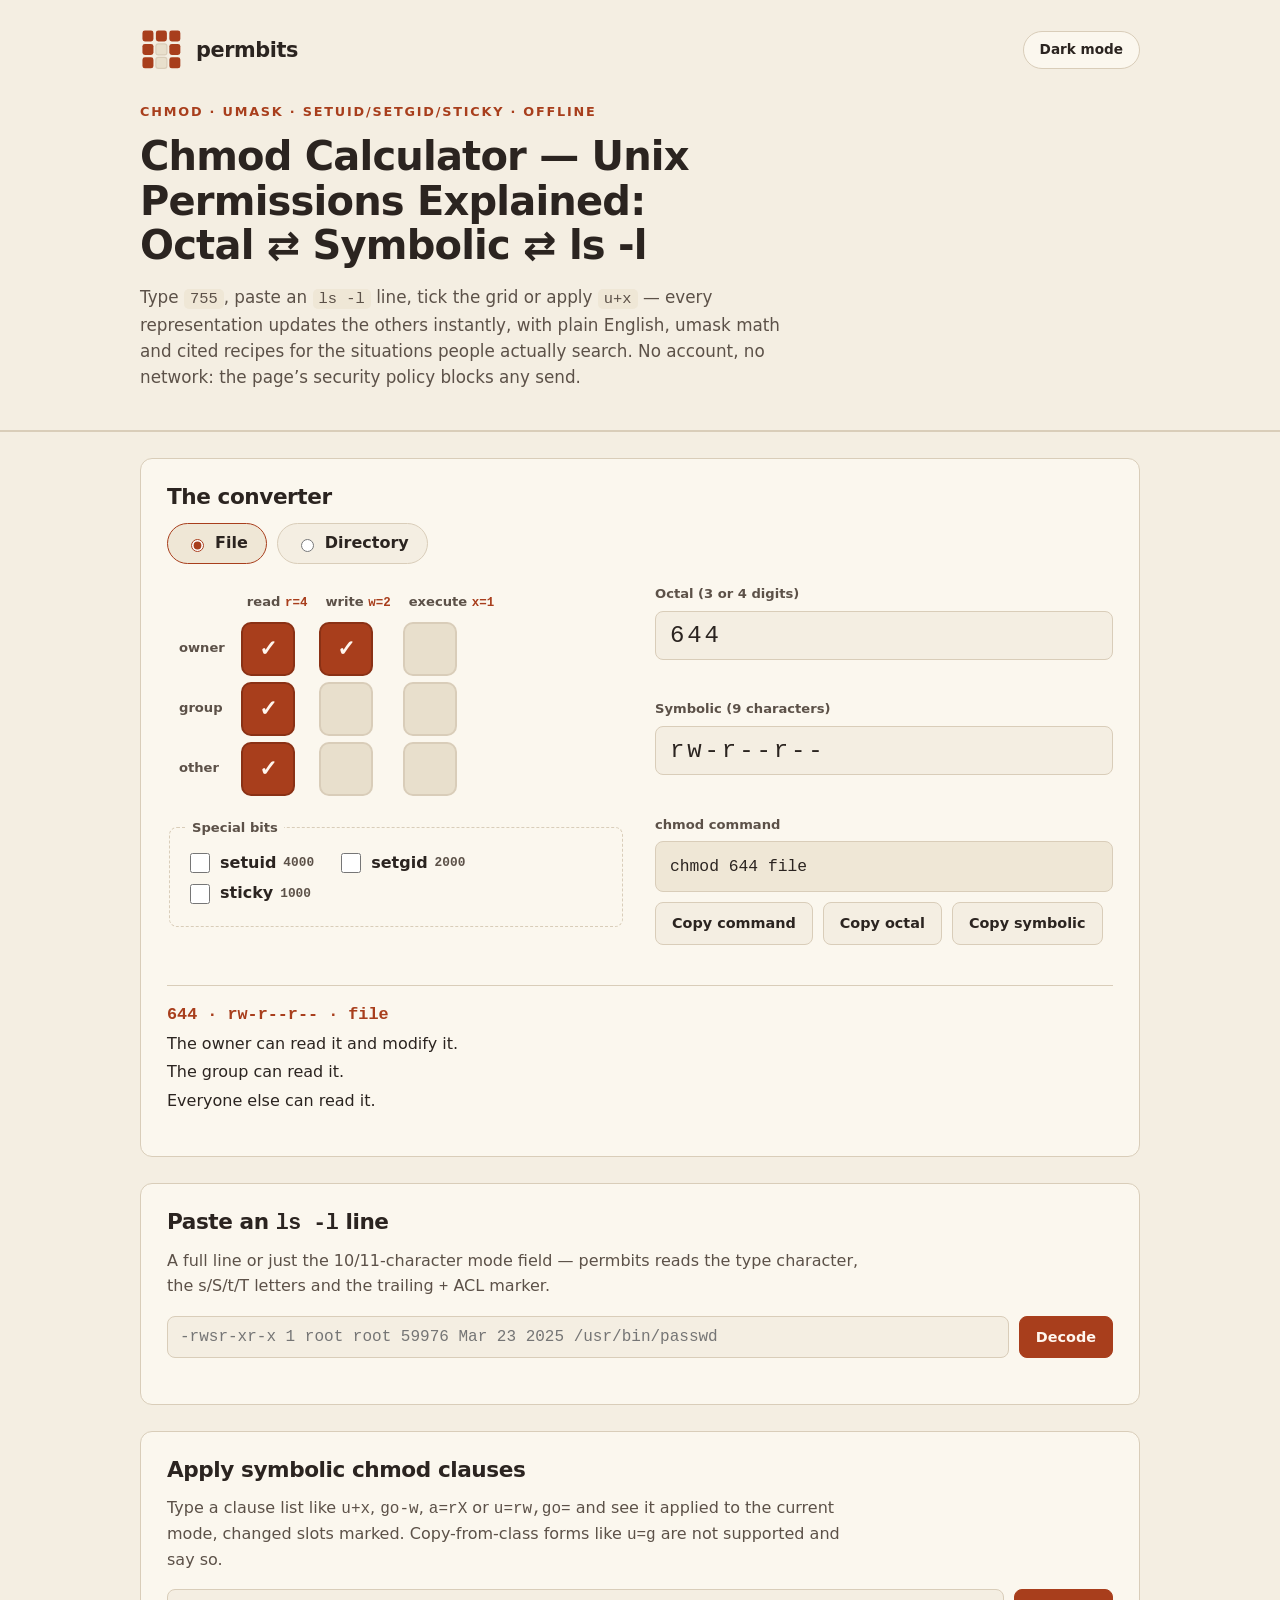
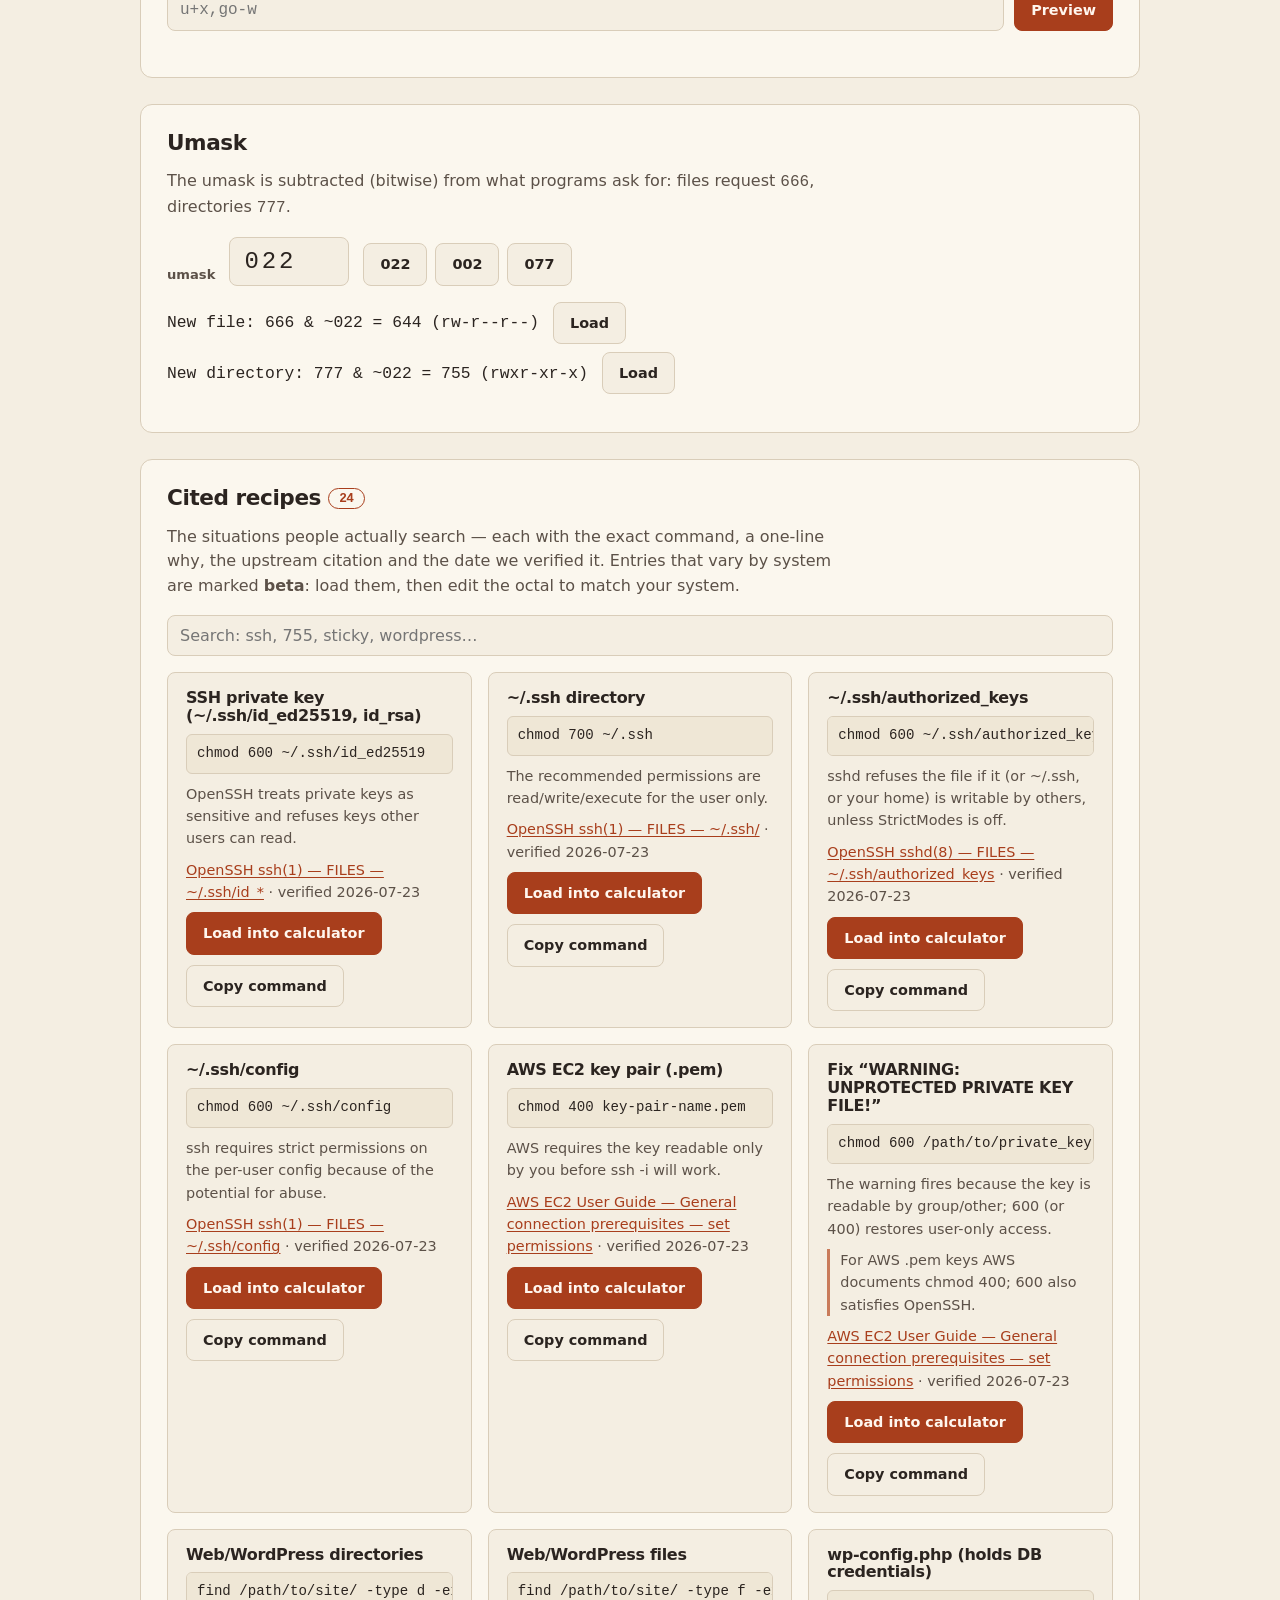
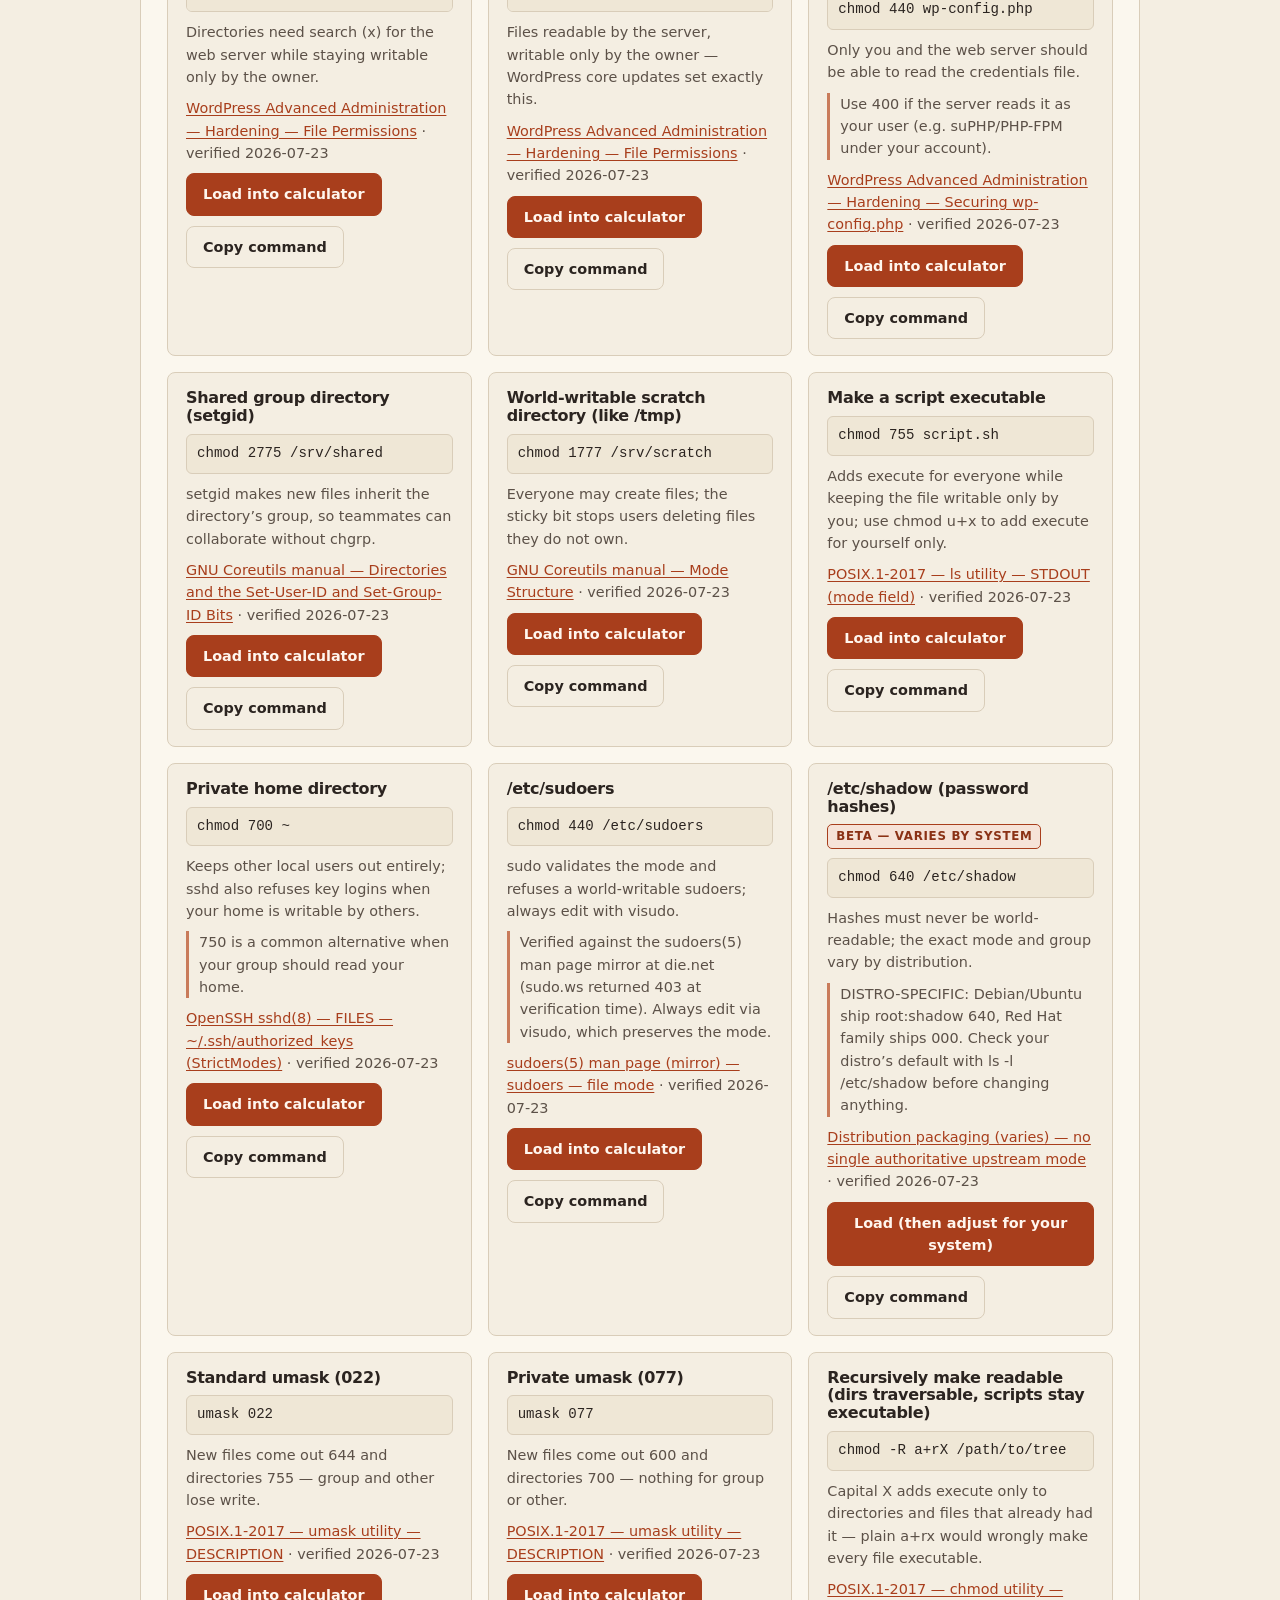
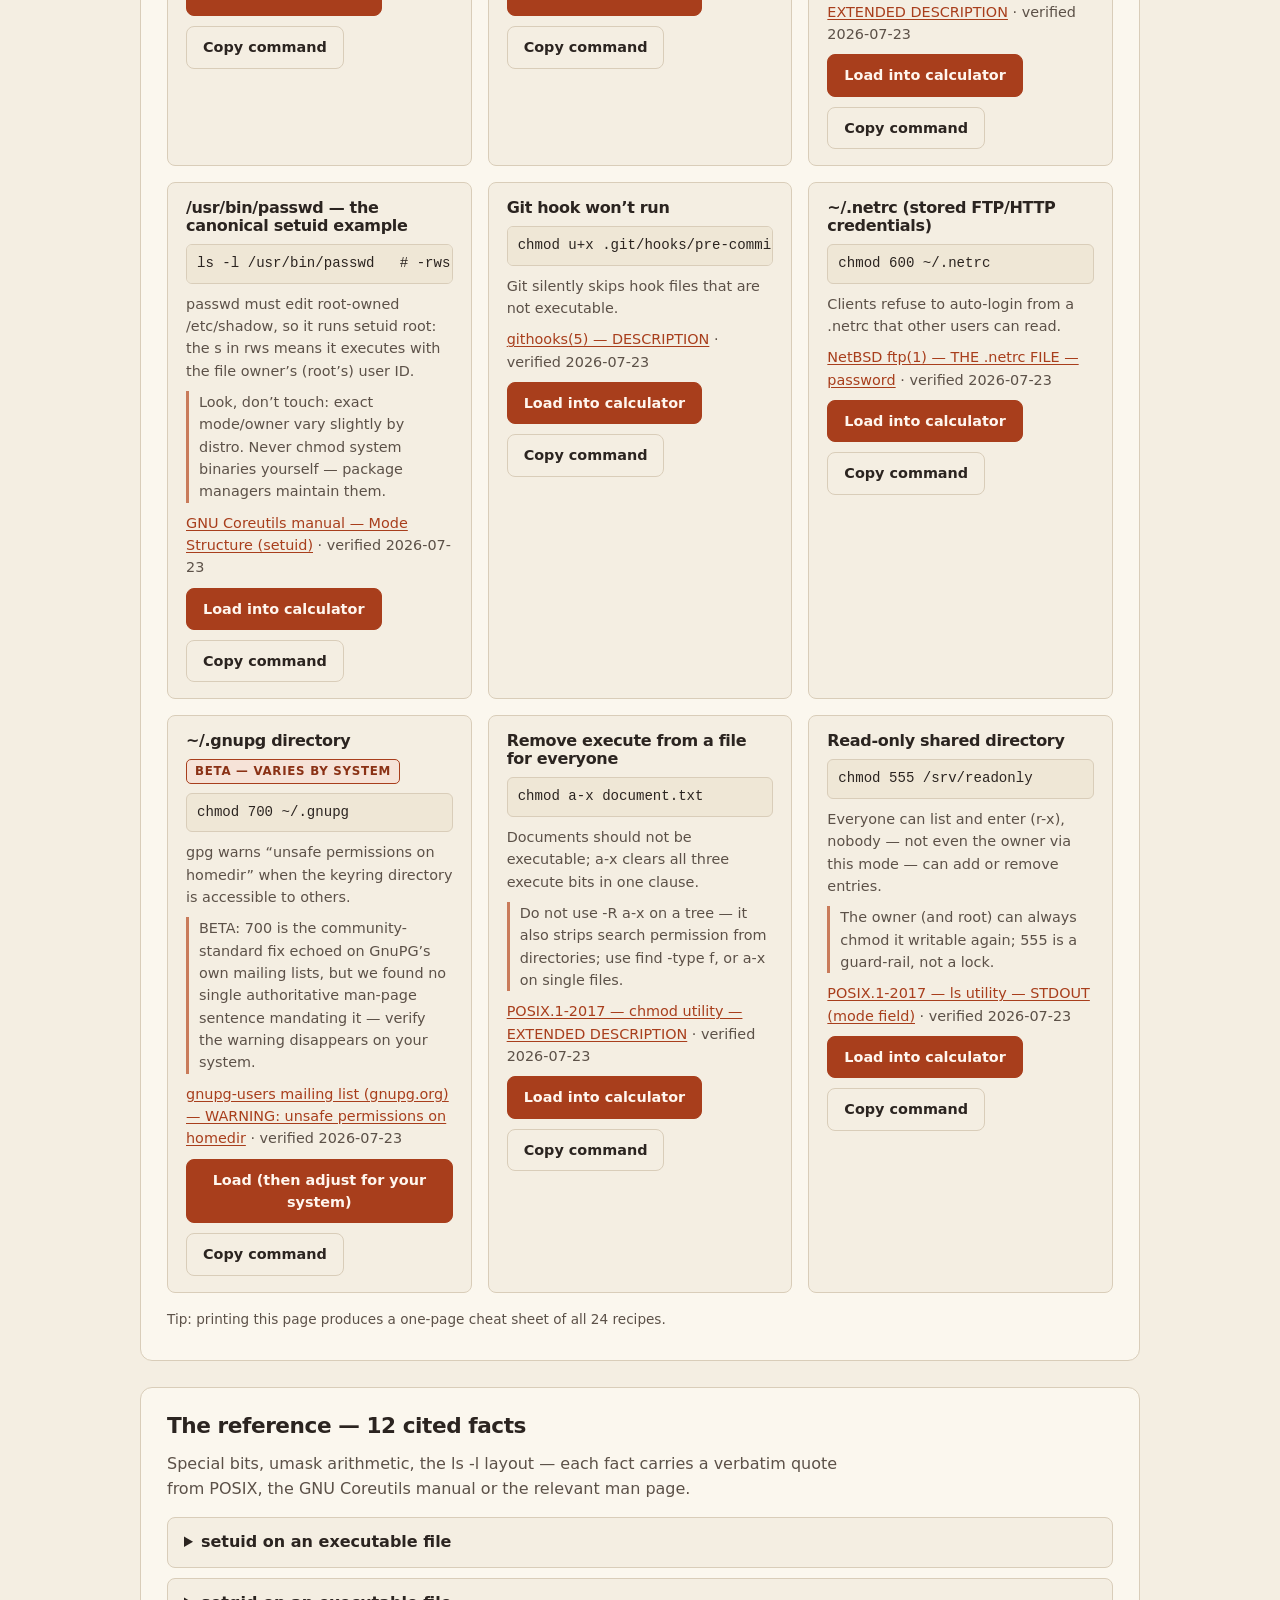
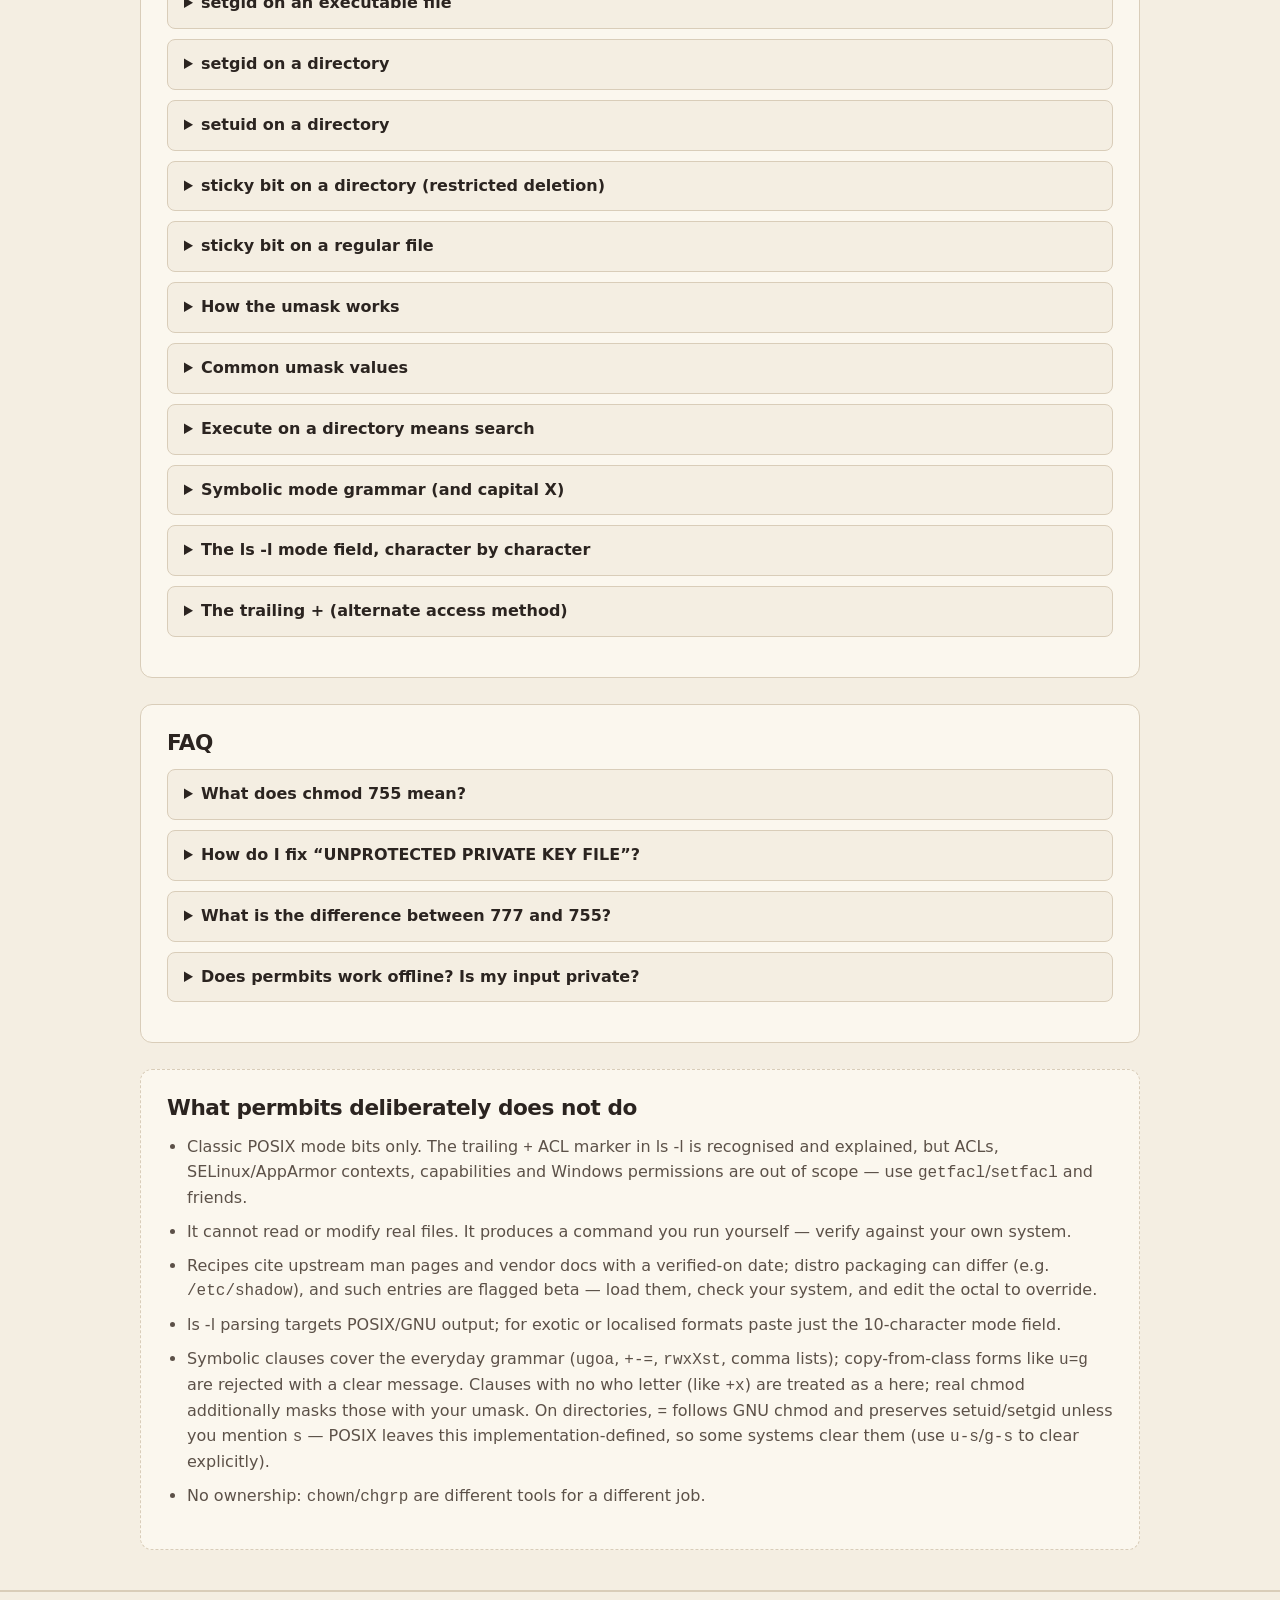
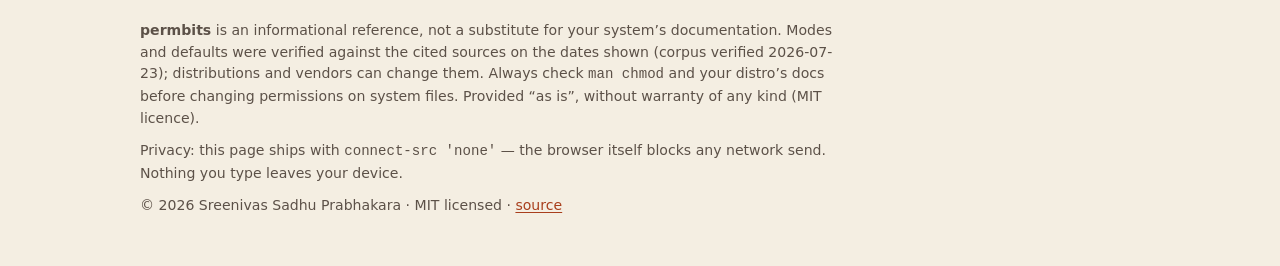
<file: index.html>
<!doctype html>
<html lang="en">
<head>
  <meta charset="utf-8">
  <meta name="viewport" content="width=device-width, initial-scale=1">
  <meta http-equiv="Content-Security-Policy" content="default-src 'self'; connect-src 'none'; img-src 'self' data:; base-uri 'none'; form-action 'none'; frame-ancestors 'none'; object-src 'none'">
  <title>permbits — chmod calculator: octal ⇄ symbolic ⇄ ls -l, umask &amp; cited recipes</title>
  <meta name="description" content="Chmod calculator that converts every direction — octal, symbolic, checkbox grid and pasted ls -l — with umask math, setuid/setgid/sticky bits and 24 cited permission recipes. Works fully offline.">
  <meta name="color-scheme" content="light dark">
  <link rel="canonical" href="https://sreenivas-sadhu-prabhakara.github.io/permbits/">
  <meta name="robots" content="index, follow, max-image-preview:large">
  <meta name="author" content="Sreenivas Sadhu Prabhakara">
  <meta name="keywords" content="chmod calculator, chmod 755 meaning, unix file permissions, ls -l explained, umask calculator, chmod 777, setuid setgid sticky bit, unprotected private key file, chmod 400 pem, symbolic chmod, octal permissions">
  <meta name="theme-color" content="#221B15" media="(prefers-color-scheme: dark)">
  <meta name="theme-color" content="#F4EEE2" media="(prefers-color-scheme: light)">

  <!-- Open Graph -->
  <meta property="og:type" content="website">
  <meta property="og:site_name" content="permbits">
  <meta property="og:title" content="permbits — chmod calculator: octal ⇄ symbolic ⇄ ls -l">
  <meta property="og:description" content="Convert Unix permissions in every direction, decode any ls -l line, do umask math and grab cited chmod recipes — offline, no tracking.">
  <meta property="og:url" content="https://sreenivas-sadhu-prabhakara.github.io/permbits/">
  <meta property="og:locale" content="en_US">
  <meta property="og:image" content="https://sreenivas-sadhu-prabhakara.github.io/permbits/og-image.png">
  <meta property="og:image:width" content="1200">
  <meta property="og:image:height" content="630">
  <meta property="og:image:alt" content="permbits — a 3×3 permission bit grid showing 755 beside rwxr-xr-x">

  <!-- Twitter -->
  <meta name="twitter:card" content="summary_large_image">
  <meta name="twitter:title" content="permbits — chmod calculator: octal ⇄ symbolic ⇄ ls -l">
  <meta name="twitter:description" content="Convert Unix permissions in every direction, decode any ls -l line, do umask math and grab cited chmod recipes — offline, no tracking.">
  <meta name="twitter:image" content="https://sreenivas-sadhu-prabhakara.github.io/permbits/og-image.png">
  <meta name="twitter:image:alt" content="permbits — a 3×3 permission bit grid showing 755 beside rwxr-xr-x">

  <link rel="stylesheet" href="styles.css">
  <link rel="icon" href="favicon.svg" type="image/svg+xml">
  <link rel="apple-touch-icon" href="apple-touch-icon.png">
  <link rel="manifest" href="manifest.webmanifest">

  <!-- Structured data (data blocks; not executable script) -->
  <script type="application/ld+json">
  {
    "@context": "https://schema.org",
    "@type": "WebApplication",
    "name": "permbits",
    "description": "A chmod calculator that converts Unix file permissions in every direction — octal, symbolic string, checkbox grid and pasted ls -l — with umask arithmetic, setuid/setgid/sticky bits and 24 cited permission recipes. Runs fully offline.",
    "url": "https://sreenivas-sadhu-prabhakara.github.io/permbits/",
    "applicationCategory": "DeveloperApplication",
    "operatingSystem": "Any (modern web browser)",
    "browserRequirements": "Requires a modern web browser with JavaScript enabled.",
    "isAccessibleForFree": true,
    "offers": { "@type": "Offer", "price": "0", "priceCurrency": "USD" },
    "license": "https://opensource.org/licenses/MIT",
    "author": { "@type": "Person", "name": "Sreenivas Sadhu Prabhakara" },
    "softwareVersion": "0.1.0",
    "featureList": [
      "Four-way live converter: octal, 9-char symbolic, checkbox grid, chmod command",
      "ls -l paste parser with setuid/setgid/sticky and ACL-marker detection",
      "Symbolic chmod clause applier (u+x, go-w, a=rX) with before/after diff",
      "Umask panel with the 666/777 arithmetic shown",
      "24 hand-verified permission recipes with source citations",
      "Plain-English explanation and risk warnings for any mode",
      "Printable one-page cheat sheet",
      "Runs 100% offline in your browser"
    ]
  }
  </script>
  <script type="application/ld+json">
  {
    "@context": "https://schema.org",
    "@type": "FAQPage",
    "mainEntity": [
      {
        "@type": "Question",
        "name": "What does chmod 755 mean?",
        "acceptedAnswer": {
          "@type": "Answer",
          "text": "755 is rwxr-xr-x: the owner can read, write and execute; the group and everyone else can read and execute but not write. On a directory, execute means permission to enter and traverse it. It is the standard mode for web directories and executable scripts."
        }
      },
      {
        "@type": "Question",
        "name": "How do I fix the SSH error 'UNPROTECTED PRIVATE KEY FILE'?",
        "acceptedAnswer": {
          "@type": "Answer",
          "text": "Run chmod 600 on the key file (chmod 400 for AWS .pem keys). OpenSSH refuses private keys that other users can read; 600 makes the key readable and writable by you alone, which clears the warning."
        }
      },
      {
        "@type": "Question",
        "name": "What is the difference between chmod 777 and 755?",
        "acceptedAnswer": {
          "@type": "Answer",
          "text": "777 gives read, write and execute to everyone, so any local user or process can modify the file — almost never safe. 755 keeps write for the owner only while still letting everyone read and execute. If you are tempted by 777 to fix a web server error, the real fix is usually ownership, not permissions."
        }
      },
      {
        "@type": "Question",
        "name": "Does permbits work offline and is my input private?",
        "acceptedAnswer": {
          "@type": "Answer",
          "text": "Yes. permbits is a static page with a Content-Security-Policy of connect-src 'none' — the browser itself blocks any network send. Everything you type stays on your device; the only storage is your browser's localStorage for your last mode and recent recipes."
        }
      }
    ]
  }
  </script>
</head>
<body>
  <a class="skip-link" href="#converter">Skip to the calculator</a>

  <header class="hero">
    <div class="wrap hero__inner">
      <div class="hero__top">
        <div class="brand" aria-hidden="true">
          <svg class="brand__mark" viewBox="0 0 36 36" role="presentation">
            <rect x="2"  y="2"  width="9" height="9" rx="2" class="bm-on"/>
            <rect x="13" y="2"  width="9" height="9" rx="2" class="bm-on"/>
            <rect x="24" y="2"  width="9" height="9" rx="2" class="bm-on"/>
            <rect x="2"  y="13" width="9" height="9" rx="2" class="bm-on"/>
            <rect x="13" y="13" width="9" height="9" rx="2" class="bm-off"/>
            <rect x="24" y="13" width="9" height="9" rx="2" class="bm-on"/>
            <rect x="2"  y="24" width="9" height="9" rx="2" class="bm-on"/>
            <rect x="13" y="24" width="9" height="9" rx="2" class="bm-off"/>
            <rect x="24" y="24" width="9" height="9" rx="2" class="bm-on"/>
          </svg>
          <span class="brand__name">permbits</span>
        </div>
        <button type="button" id="theme-toggle" class="theme-toggle" aria-pressed="false">Dark mode</button>
      </div>
      <p class="eyebrow">chmod &middot; umask &middot; setuid/setgid/sticky &middot; offline</p>
      <h1>Chmod Calculator — Unix Permissions Explained: Octal ⇄ Symbolic ⇄ ls&nbsp;-l</h1>
      <p class="lede">Type <code>755</code>, paste an <code>ls -l</code> line, tick the grid or apply <code>u+x</code> — every
      representation updates the others instantly, with plain English, umask math and cited recipes for the situations
      people actually search. No account, no network: the page’s security policy blocks any send.</p>
    </div>
  </header>

  <main class="wrap">
    <!-- ================= CONVERTER HUB ================= -->
    <section id="converter" class="card" aria-labelledby="converter-h">
      <h2 id="converter-h">The converter</h2>

      <div class="kind-switch" role="radiogroup" aria-label="Interpret mode as a file or a directory">
        <label class="kind-opt"><input type="radio" name="kind" id="kind-file" value="file" checked> <span>File</span></label>
        <label class="kind-opt"><input type="radio" name="kind" id="kind-dir" value="dir"> <span>Directory</span></label>
      </div>

      <div class="hub">
        <div class="hub__grid">
          <table class="bitgrid" aria-label="Permission bit grid">
            <thead>
              <tr><td></td><th scope="col">read <span class="mono">r=4</span></th><th scope="col">write <span class="mono">w=2</span></th><th scope="col" id="x-head">execute <span class="mono">x=1</span></th></tr>
            </thead>
            <tbody>
              <tr><th scope="row">owner</th>
                <td><input type="checkbox" id="b-ur" data-bit="256" aria-label="owner read"></td>
                <td><input type="checkbox" id="b-uw" data-bit="128" aria-label="owner write"></td>
                <td><input type="checkbox" id="b-ux" data-bit="64" aria-label="owner execute"></td></tr>
              <tr><th scope="row">group</th>
                <td><input type="checkbox" id="b-gr" data-bit="32" aria-label="group read"></td>
                <td><input type="checkbox" id="b-gw" data-bit="16" aria-label="group write"></td>
                <td><input type="checkbox" id="b-gx" data-bit="8" aria-label="group execute"></td></tr>
              <tr><th scope="row">other</th>
                <td><input type="checkbox" id="b-or" data-bit="4" aria-label="other read"></td>
                <td><input type="checkbox" id="b-ow" data-bit="2" aria-label="other write"></td>
                <td><input type="checkbox" id="b-ox" data-bit="1" aria-label="other execute"></td></tr>
            </tbody>
          </table>

          <fieldset class="specials">
            <legend>Special bits</legend>
            <label><input type="checkbox" id="b-setuid" data-bit="2048"> setuid <span class="mono">4000</span></label>
            <label><input type="checkbox" id="b-setgid" data-bit="1024"> setgid <span class="mono">2000</span></label>
            <label><input type="checkbox" id="b-sticky" data-bit="512"> sticky <span class="mono">1000</span></label>
          </fieldset>
        </div>

        <div class="hub__fields">
          <div class="field">
            <label for="octal-in">Octal (3 or 4 digits)</label>
            <input type="text" id="octal-in" class="mono big" inputmode="numeric" autocomplete="off" spellcheck="false" maxlength="4" value="644">
            <p class="field-err" id="octal-err" role="status"></p>
          </div>
          <div class="field">
            <label for="sym-in">Symbolic (9 characters)</label>
            <input type="text" id="sym-in" class="mono big" autocomplete="off" spellcheck="false" maxlength="9" value="rw-r--r--">
            <p class="field-err" id="sym-err" role="status"></p>
          </div>
          <div class="field">
            <span class="field-label" id="cmd-label">chmod command</span>
            <div class="cmdrow">
              <code class="cmd mono" id="cmd-out" aria-labelledby="cmd-label">chmod 644 file</code>
            </div>
            <div class="copyrow">
              <button type="button" class="btn" id="copy-cmd">Copy command</button>
              <button type="button" class="btn" id="copy-octal">Copy octal</button>
              <button type="button" class="btn" id="copy-sym">Copy symbolic</button>
              <span class="copy-note" id="copy-note" aria-live="polite"></span>
            </div>
          </div>
        </div>
      </div>

      <div class="explain" id="explain" aria-live="polite"></div>
      <div class="warnings" id="warnings" aria-live="polite"></div>
    </section>

    <!-- ================= LS -L PARSER ================= -->
    <section id="lsparse" class="card" aria-labelledby="lsparse-h">
      <h2 id="lsparse-h">Paste an <span class="mono">ls -l</span> line</h2>
      <p class="section-lede">A full line or just the 10/11-character mode field — permbits reads the type character,
      the s/S/t/T letters and the trailing <span class="mono">+</span> ACL marker.</p>
      <div class="lsrow">
        <label class="visually-hidden" for="ls-in">ls -l line or mode field</label>
        <input type="text" id="ls-in" class="mono" autocomplete="off" spellcheck="false"
               placeholder="-rwsr-xr-x 1 root root 59976 Mar 23 2025 /usr/bin/passwd">
        <button type="button" class="btn btn--primary" id="ls-parse">Decode</button>
      </div>
      <div id="ls-out" aria-live="polite"></div>
    </section>

    <!-- ================= CLAUSE APPLIER ================= -->
    <section id="clauses" class="card" aria-labelledby="clauses-h">
      <h2 id="clauses-h">Apply symbolic chmod clauses</h2>
      <p class="section-lede">Type a clause list like <span class="mono">u+x</span>, <span class="mono">go-w</span>,
      <span class="mono">a=rX</span> or <span class="mono">u=rw,go=</span> and see it applied to the current mode,
      changed slots marked. Copy-from-class forms like <span class="mono">u=g</span> are not supported and say so.</p>
      <div class="lsrow">
        <label class="visually-hidden" for="clause-in">chmod clause list</label>
        <input type="text" id="clause-in" class="mono" autocomplete="off" spellcheck="false" placeholder="u+x,go-w">
        <button type="button" class="btn btn--primary" id="clause-apply">Preview</button>
      </div>
      <div id="clause-out" aria-live="polite"></div>
    </section>

    <!-- ================= UMASK ================= -->
    <section id="umask" class="card" aria-labelledby="umask-h">
      <h2 id="umask-h">Umask</h2>
      <p class="section-lede">The umask is subtracted (bitwise) from what programs ask for: files request
      <span class="mono">666</span>, directories <span class="mono">777</span>.</p>
      <div class="umaskrow">
        <label for="umask-in">umask</label>
        <input type="text" id="umask-in" class="mono big" inputmode="numeric" autocomplete="off" spellcheck="false" maxlength="4" value="022">
        <div class="umask-presets" role="group" aria-label="Common umasks">
          <button type="button" class="btn" data-umask="022">022</button>
          <button type="button" class="btn" data-umask="002">002</button>
          <button type="button" class="btn" data-umask="077">077</button>
        </div>
      </div>
      <div id="umask-out" aria-live="polite"></div>
    </section>

    <!-- ================= RECIPES ================= -->
    <section id="recipes" class="card" aria-labelledby="recipes-h">
      <h2 id="recipes-h">Cited recipes <span class="count-badge" id="recipe-count"></span></h2>
      <p class="section-lede">The situations people actually search — each with the exact command, a one-line why,
      the upstream citation and the date we verified it. Entries that vary by system are marked
      <strong>beta</strong>: load them, then edit the octal to match your system.</p>
      <div class="lsrow">
        <label class="visually-hidden" for="recipe-search">Search recipes</label>
        <input type="search" id="recipe-search" autocomplete="off" placeholder="Search: ssh, 755, sticky, wordpress…">
      </div>
      <div id="recent-recipes" class="recent" hidden>
        <span class="recent__label">Recently used:</span>
        <span id="recent-list"></span>
      </div>
      <div id="recipe-list" class="recipe-list"></div>
      <p class="print-hint">Tip: printing this page produces a one-page cheat sheet of all 24 recipes.</p>
    </section>

    <!-- ================= CONCEPTS ================= -->
    <section id="concepts" class="card" aria-labelledby="concepts-h">
      <h2 id="concepts-h">The reference — 12 cited facts</h2>
      <p class="section-lede">Special bits, umask arithmetic, the ls&nbsp;-l layout — each fact carries a verbatim quote
      from POSIX, the GNU Coreutils manual or the relevant man page.</p>
      <div id="concept-list" class="concept-list"></div>
    </section>

    <!-- ================= FAQ ================= -->
    <section id="faq" class="card" aria-labelledby="faq-h">
      <h2 id="faq-h">FAQ</h2>
      <details><summary>What does chmod 755 mean?</summary>
        <p>755 is <span class="mono">rwxr-xr-x</span>: the owner can read, write and execute; group and others can read
        and execute but not write. On a directory, execute means permission to enter and traverse it. It is the standard
        mode for web directories and executable scripts.</p></details>
      <details><summary>How do I fix “UNPROTECTED PRIVATE KEY FILE”?</summary>
        <p>Run <span class="mono">chmod 600</span> on the key (<span class="mono">chmod 400</span> for AWS .pem keys).
        OpenSSH refuses private keys other users can read. The recipe above cites the exact upstream wording.</p></details>
      <details><summary>What is the difference between 777 and 755?</summary>
        <p>777 lets every local user write to the file — almost never safe, and permbits flags it. 755 keeps write for
        the owner only. If 777 “fixes” a web-server error, the real problem is usually ownership, not permissions.</p></details>
      <details><summary>Does permbits work offline? Is my input private?</summary>
        <p>Yes. This is a static page whose Content-Security-Policy is <span class="mono">connect-src 'none'</span> —
        the browser itself blocks any network send. Your input never leaves this device; only your last mode and recent
        recipes are kept in this browser’s localStorage.</p></details>
    </section>

    <!-- ================= HONEST LIMITS ================= -->
    <section id="limits" class="card card--limits" aria-labelledby="limits-h">
      <h2 id="limits-h">What permbits deliberately does not do</h2>
      <ul class="limits">
        <li>Classic POSIX mode bits only. The trailing <span class="mono">+</span> ACL marker in ls&nbsp;-l is recognised
            and explained, but ACLs, SELinux/AppArmor contexts, capabilities and Windows permissions are out of scope —
            use <span class="mono">getfacl</span>/<span class="mono">setfacl</span> and friends.</li>
        <li>It cannot read or modify real files. It produces a command you run yourself — verify against your own system.</li>
        <li>Recipes cite upstream man pages and vendor docs with a verified-on date; distro packaging can differ
            (e.g. <span class="mono">/etc/shadow</span>), and such entries are flagged beta — load them, check your
            system, and edit the octal to override.</li>
        <li>ls&nbsp;-l parsing targets POSIX/GNU output; for exotic or localised formats paste just the 10-character mode field.</li>
        <li>Symbolic clauses cover the everyday grammar (<span class="mono">ugoa</span>, <span class="mono">+-=</span>,
            <span class="mono">rwxXst</span>, comma lists); copy-from-class forms like <span class="mono">u=g</span> are
            rejected with a clear message. Clauses with no who letter (like <span class="mono">+x</span>) are treated as
            <span class="mono">a</span> here; real chmod additionally masks those with your umask. On directories,
            <span class="mono">=</span> follows GNU chmod and preserves setuid/setgid unless you mention
            <span class="mono">s</span> — POSIX leaves this implementation-defined, so some systems clear them
            (use <span class="mono">u-s</span>/<span class="mono">g-s</span> to clear explicitly).</li>
        <li>No ownership: <span class="mono">chown</span>/<span class="mono">chgrp</span> are different tools for a different job.</li>
      </ul>
    </section>
  </main>

  <footer class="footer">
    <div class="wrap">
      <p><strong>permbits</strong> is an informational reference, not a substitute for your system’s documentation.
      Modes and defaults were verified against the cited sources on the dates shown (corpus verified 2026-07-23);
      distributions and vendors can change them. Always check <span class="mono">man chmod</span> and your distro’s
      docs before changing permissions on system files. Provided “as is”, without warranty of any kind (MIT licence).</p>
      <p>Privacy: this page ships with <span class="mono">connect-src 'none'</span> — the browser itself blocks any
      network send. Nothing you type leaves your device.</p>
      <p>© 2026 Sreenivas Sadhu Prabhakara · MIT licensed · <a href="https://github.com/Sreenivas-Sadhu-Prabhakara/permbits">source</a></p>
    </div>
  </footer>

  <script src="data/engine.js"></script>
  <script src="data/corpus.js"></script>
  <script src="app.js"></script>
</body>
</html>
</file>
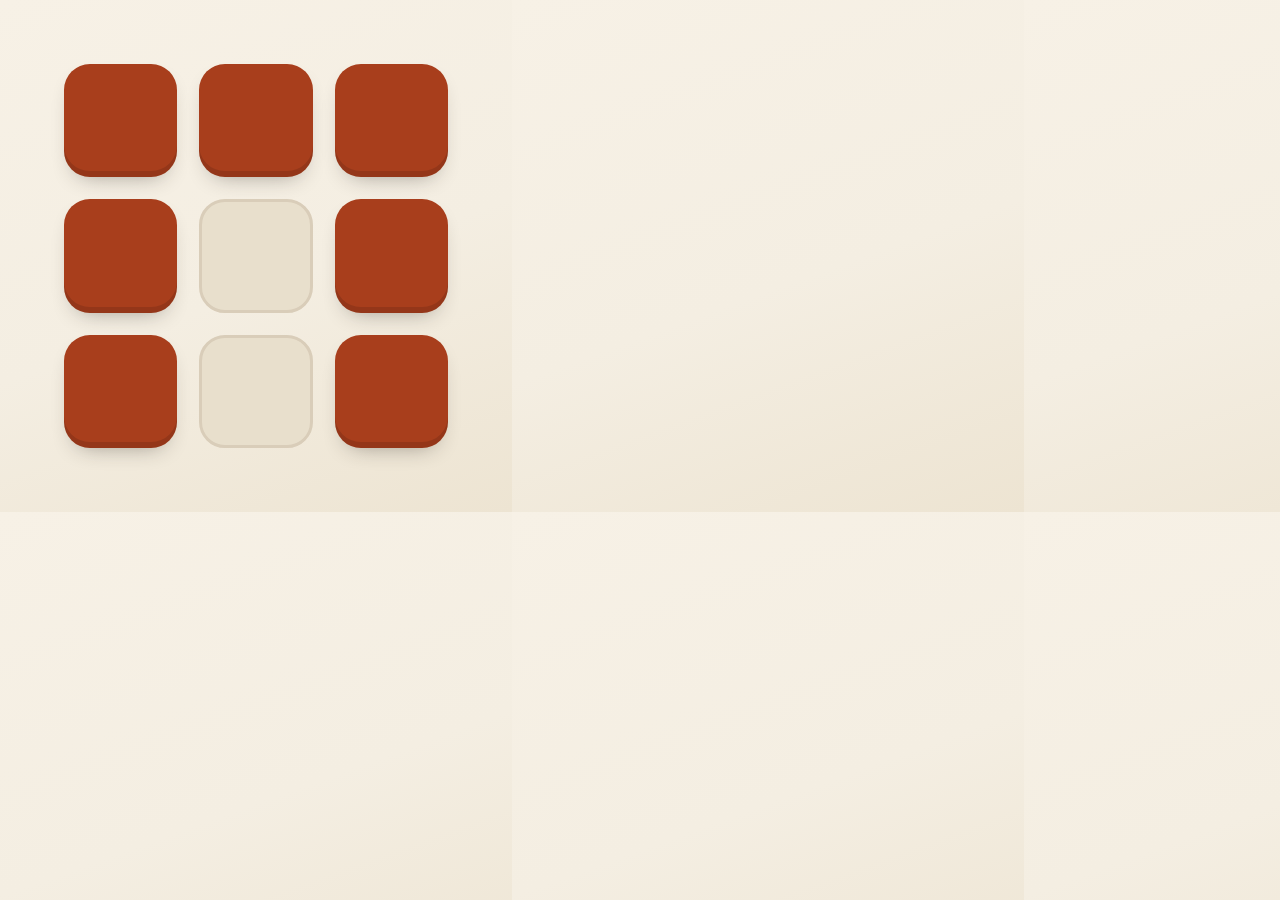
<file: assets/icon.html>
<!doctype html>
<html lang="en">
<head>
<meta charset="utf-8">
<style>
  /* 512×512 icon — the 755 bit grid, rust on oatmeal, 12% safe padding for maskable */
  * { margin: 0; padding: 0; box-sizing: border-box; }
  html, body { width: 512px; height: 512px; overflow: hidden; }
  body {
    background: linear-gradient(160deg, #F7F1E6 0%, #F4EEE2 55%, #EDE4D2 100%);
    display: grid; place-items: center;
  }
  .grid {
    width: 384px; height: 384px; /* ~75% => >12% safe padding all round */
    display: grid;
    grid-template-columns: repeat(3, 1fr);
    grid-template-rows: repeat(3, 1fr);
    gap: 22px;
  }
  .c {
    border-radius: 26px;
    background: #A83E1C;
    box-shadow: inset 0 -6px 0 rgba(0,0,0,0.12), 0 10px 22px -12px rgba(43,36,32,0.45);
  }
  .off {
    background: #E8DFCC;
    border: 3px solid #D9CDB9;
    box-shadow: none;
  }
</style>
</head>
<body>
  <!-- 755 = rwx r-x r-x -->
  <div class="grid">
    <div class="c"></div><div class="c"></div><div class="c"></div>
    <div class="c"></div><div class="c off"></div><div class="c"></div>
    <div class="c"></div><div class="c off"></div><div class="c"></div>
  </div>
</body>
</html>
</file>
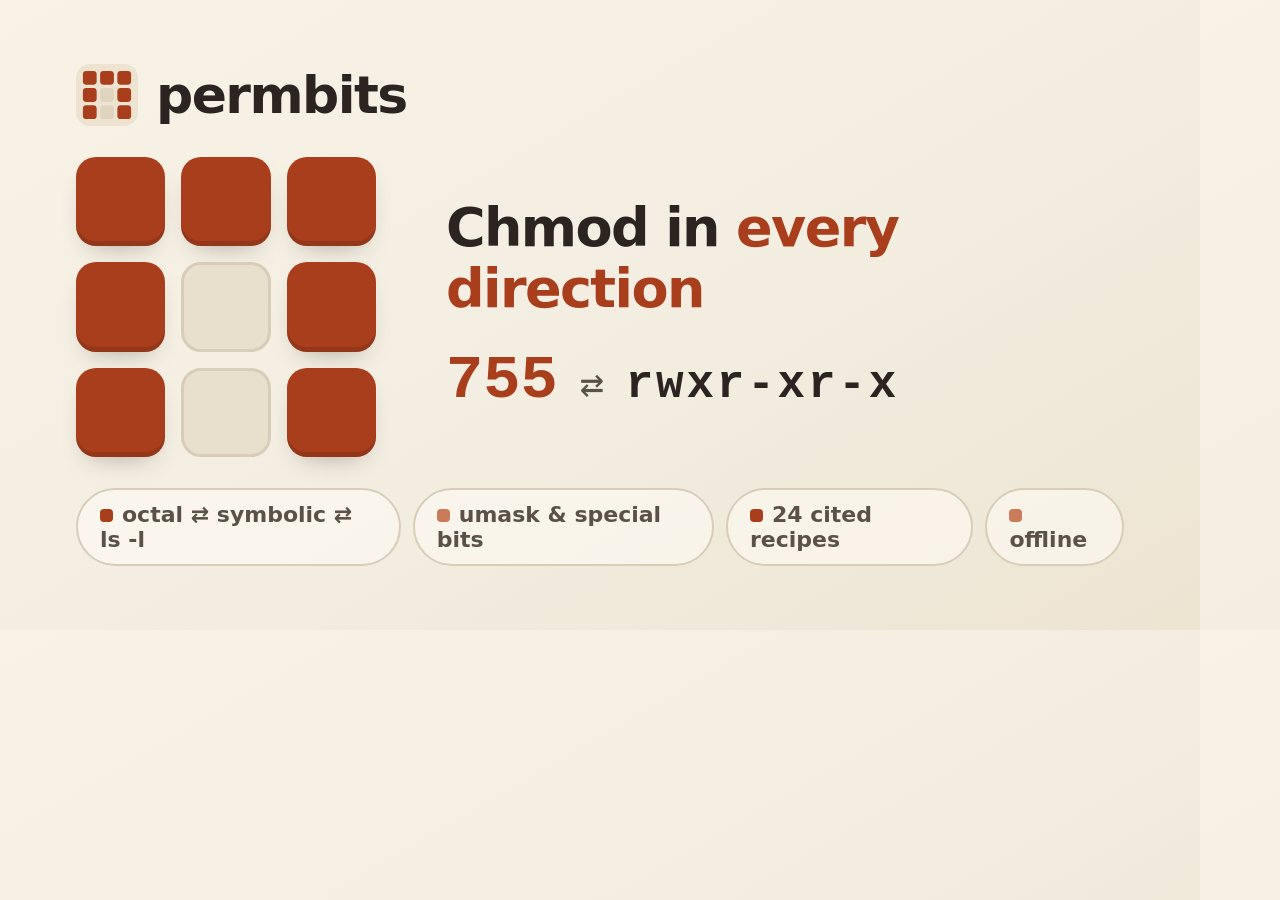
<file: assets/og.html>
<!doctype html>
<html lang="en">
<head>
<meta charset="utf-8">
<style>
  /* 1200×630 OG card — the 3×3 bit grid showing 755 beside rwxr-xr-x */
  :root {
    --bg: #F4EEE2; --bg2: #EDE4D2;
    --ink: #2B2420; --soft: #5C5148;
    --line: #D9CDB9; --rust: #A83E1C; --clay: #C97B5A;
    --cell-off: #E8DFCC;
    --sans: system-ui, -apple-system, "Segoe UI", Roboto, Helvetica, Arial, sans-serif;
    --mono: ui-monospace, "SF Mono", Menlo, Consolas, "Liberation Mono", monospace;
  }
  * { margin: 0; padding: 0; box-sizing: border-box; }
  html, body { width: 1200px; height: 630px; overflow: hidden; }
  body {
    background: linear-gradient(150deg, #F8F2E7 0%, var(--bg) 50%, var(--bg2) 100%);
    font-family: var(--sans); color: var(--ink);
    -webkit-font-smoothing: antialiased;
    position: relative;
  }
  .frame {
    position: absolute; inset: 0;
    padding: 64px 76px;
    display: flex; flex-direction: column; justify-content: space-between;
  }
  .brand { display: flex; align-items: center; gap: 18px; }
  .brand svg { width: 62px; height: 62px; }
  .wordmark { font-size: 52px; font-weight: 800; letter-spacing: -0.03em; }

  .mid { display: flex; align-items: center; gap: 70px; }
  .grid {
    width: 300px; height: 300px; flex: none;
    display: grid; grid-template-columns: repeat(3, 1fr); grid-template-rows: repeat(3, 1fr);
    gap: 16px;
  }
  .c { border-radius: 20px; background: var(--rust);
       box-shadow: inset 0 -5px 0 rgba(0,0,0,0.12), 0 12px 26px -14px rgba(43,36,32,0.4); }
  .off { background: var(--cell-off); border: 3px solid var(--line); box-shadow: none; }

  .txt h1 { font-size: 54px; font-weight: 800; letter-spacing: -0.03em; line-height: 1.12; max-width: 15ch; }
  .txt h1 .r { color: var(--rust); }
  .modes { margin-top: 26px; display: flex; align-items: baseline; gap: 22px; font-family: var(--mono); }
  .modes .oct { font-size: 62px; font-weight: 700; color: var(--rust); }
  .modes .eq { font-size: 40px; color: var(--soft); }
  .modes .sym { font-size: 46px; font-weight: 600; letter-spacing: 0.06em; }

  .chips { display: flex; gap: 12px; }
  .chip {
    border: 2px solid var(--line); border-radius: 999px;
    background: rgba(255,252,245,0.6);
    padding: 12px 22px; font-size: 22px; font-weight: 650; color: var(--soft);
  }
  .chip .sq { display: inline-block; width: 13px; height: 13px; border-radius: 4px; background: var(--rust); margin-right: 9px; }
  .chip.alt .sq { background: var(--clay); }
</style>
</head>
<body>
  <div class="frame">
    <div class="brand">
      <svg viewBox="0 0 36 36" aria-hidden="true">
        <rect width="36" height="36" rx="8" fill="#EDE3D0"/>
        <rect x="4" y="4" width="8" height="8" rx="2" fill="#A83E1C"/><rect x="14" y="4" width="8" height="8" rx="2" fill="#A83E1C"/><rect x="24" y="4" width="8" height="8" rx="2" fill="#A83E1C"/>
        <rect x="4" y="14" width="8" height="8" rx="2" fill="#A83E1C"/><rect x="14" y="14" width="8" height="8" rx="2" fill="#DFD5BF"/><rect x="24" y="14" width="8" height="8" rx="2" fill="#A83E1C"/>
        <rect x="4" y="24" width="8" height="8" rx="2" fill="#A83E1C"/><rect x="14" y="24" width="8" height="8" rx="2" fill="#DFD5BF"/><rect x="24" y="24" width="8" height="8" rx="2" fill="#A83E1C"/>
      </svg>
      <span class="wordmark">permbits</span>
    </div>

    <div class="mid">
      <div class="grid" aria-hidden="true">
        <div class="c"></div><div class="c"></div><div class="c"></div>
        <div class="c"></div><div class="c off"></div><div class="c"></div>
        <div class="c"></div><div class="c off"></div><div class="c"></div>
      </div>
      <div class="txt">
        <h1>Chmod in <span class="r">every direction</span></h1>
        <div class="modes"><span class="oct">755</span><span class="eq">⇄</span><span class="sym">rwxr-xr-x</span></div>
      </div>
    </div>

    <div class="chips">
      <span class="chip"><span class="sq"></span>octal ⇄ symbolic ⇄ ls -l</span>
      <span class="chip alt"><span class="sq"></span>umask &amp; special bits</span>
      <span class="chip"><span class="sq"></span>24 cited recipes</span>
      <span class="chip alt"><span class="sq"></span>offline</span>
    </div>
  </div>
</body>
</html>
</file>
<file: styles.css>
/* ============================================================
   permbits — rust-on-oatmeal. The 3×3 bit grid is the identity.
   Light: warm linen ground, ink text, deep rust for SET bits.
   Dark: roasted umber ground, linen text, ember rust.
   ============================================================ */

:root {
  --bg:        #F4EEE2;
  --bg2:       #FBF7EE;
  --ink:       #2B2420;
  --ink-soft:  #5C5148;
  --line:      #D9CDB9;
  --rust:      #A83E1C;
  --rust-deep: #8A3115;
  --clay:      #C97B5A;
  --cell-off:  #E8DFCC;
  --warn-bg:   #F6E3D8;
  --code-bg:   #EFE7D6;
  --focus:     #A83E1C;
  --on-rust:   #FFF6EE;

  --sans: system-ui, -apple-system, "Segoe UI", Roboto, Helvetica, Arial, sans-serif;
  --mono: ui-monospace, "SF Mono", Menlo, Consolas, "Liberation Mono", monospace;
  --radius: 12px;
  --radius-sm: 8px;
  --wrap: 1040px;
}

[data-theme="dark"] {
  --bg:        #221B15;
  --bg2:       #2C231B;
  --ink:       #EFE6D6;
  --ink-soft:  #C4B5A0;
  --line:      #4A3B2D;
  --rust:      #E2653A;
  --rust-deep: #EE7B52;
  --clay:      #C97B5A;
  --cell-off:  #382D22;
  --warn-bg:   #46281B;
  --code-bg:   #322820;
  --focus:     #E2653A;
  --on-rust:   #221B15;
}

@media (prefers-color-scheme: dark) {
  :root:not([data-theme="light"]) {
    --bg:        #221B15;
    --bg2:       #2C231B;
    --ink:       #EFE6D6;
    --ink-soft:  #C4B5A0;
    --line:      #4A3B2D;
    --rust:      #E2653A;
    --rust-deep: #EE7B52;
    --clay:      #C97B5A;
    --cell-off:  #382D22;
    --warn-bg:   #46281B;
    --code-bg:   #322820;
    --focus:     #E2653A;
    --on-rust:   #221B15;
  }
}

* { box-sizing: border-box; }
html { -webkit-text-size-adjust: 100%; }

body {
  margin: 0;
  background: var(--bg);
  color: var(--ink);
  font-family: var(--sans);
  font-size: 16px;
  line-height: 1.55;
  -webkit-font-smoothing: antialiased;
}

h1, h2, h3 { margin: 0; font-weight: 750; letter-spacing: -0.02em; line-height: 1.12; }
p { margin: 0; }
code { font-family: var(--mono); }
.mono { font-family: var(--mono); font-variant-numeric: tabular-nums; }
a { color: var(--rust); text-underline-offset: 2px; }
a:hover { color: var(--rust-deep); }

.wrap { max-width: var(--wrap); margin: 0 auto; padding: 0 20px; }

/* focus — always visible */
:focus-visible {
  outline: 3px solid var(--focus);
  outline-offset: 2px;
  border-radius: 3px;
}

.skip-link {
  position: absolute; left: -9999px; top: 0;
  background: var(--rust); color: var(--on-rust);
  padding: 10px 18px; border-radius: 0 0 var(--radius-sm) 0;
  font-weight: 650; z-index: 10;
}
.skip-link:focus { left: 0; }

.visually-hidden {
  position: absolute; width: 1px; height: 1px;
  margin: -1px; padding: 0; overflow: hidden;
  clip: rect(0 0 0 0); white-space: nowrap; border: 0;
}

/* ---------------- hero ---------------- */
.hero { border-bottom: 2px solid var(--line); padding: 28px 0 40px; }
.hero__top { display: flex; justify-content: space-between; align-items: center; gap: 16px; margin-bottom: 30px; }
.brand { display: flex; align-items: center; gap: 12px; }
.brand__mark { width: 44px; height: 44px; }
.bm-on  { fill: var(--rust); }
.bm-off { fill: var(--cell-off); stroke: var(--line); stroke-width: 1; }
.brand__name { font-weight: 800; font-size: 1.3rem; letter-spacing: -0.02em; }

.theme-toggle {
  font: inherit; font-size: 0.85rem; font-weight: 600;
  background: var(--bg2); color: var(--ink);
  border: 1px solid var(--line); border-radius: 999px;
  padding: 7px 16px; cursor: pointer;
}
.theme-toggle:hover { border-color: var(--rust); }

.eyebrow {
  font-size: 0.8rem; font-weight: 700; letter-spacing: 0.14em;
  text-transform: uppercase; color: var(--rust); margin-bottom: 12px;
}
h1 { font-size: clamp(1.55rem, 3.6vw, 2.5rem); max-width: 22ch; }
h1, .lede { margin-bottom: 0; }
.lede { margin-top: 16px; max-width: 62ch; color: var(--ink-soft); font-size: 1.05rem; }
.lede code { background: var(--code-bg); padding: 1px 6px; border-radius: 5px; font-size: 0.92em; }

/* ---------------- cards ---------------- */
.card {
  background: var(--bg2);
  border: 1px solid var(--line);
  border-radius: var(--radius);
  padding: 26px 26px 30px;
  margin: 26px 0;
}
.card h2 { font-size: 1.35rem; margin-bottom: 14px; }
.section-lede { color: var(--ink-soft); max-width: 68ch; margin-bottom: 16px; }

/* ---------------- converter hub ---------------- */
.kind-switch { display: flex; gap: 10px; margin-bottom: 20px; }
.kind-opt {
  display: inline-flex; align-items: center; gap: 8px;
  border: 1px solid var(--line); border-radius: 999px;
  padding: 7px 18px; cursor: pointer; font-weight: 600;
  background: var(--bg);
}
.kind-opt:has(input:checked) { border-color: var(--rust); background: var(--code-bg); }
.kind-opt input { accent-color: var(--rust); }

.hub { display: grid; grid-template-columns: minmax(280px, 1fr) minmax(260px, 1fr); gap: 30px; }
@media (max-width: 760px) { .hub { grid-template-columns: 1fr; } }

.bitgrid { border-collapse: separate; border-spacing: 6px; }
.bitgrid th { font-size: 0.82rem; font-weight: 650; color: var(--ink-soft); text-align: left; padding: 2px 6px; }
.bitgrid th .mono { color: var(--rust); font-size: 0.78rem; }
.bitgrid tbody th { padding-right: 10px; }
.bitgrid td { padding: 0; }
.bitgrid tbody td input {
  appearance: none; -webkit-appearance: none;
  width: 54px; height: 54px; margin: 0; display: block;
  background: var(--cell-off);
  border: 2px solid var(--line);
  border-radius: 10px; cursor: pointer;
  position: relative;
}
.bitgrid tbody td input:checked { background: var(--rust); border-color: var(--rust-deep); }
.bitgrid tbody td input:checked::after {
  content: "✓";
  position: absolute; inset: 0;
  display: grid; place-items: center;
  color: var(--on-rust); font-weight: 800; font-size: 1.35rem;
}
.bitgrid tbody td input:hover { border-color: var(--rust); }

.specials { border: 1px dashed var(--line); border-radius: var(--radius-sm); padding: 12px 16px 14px; margin-top: 16px; }
.specials legend { font-size: 0.82rem; font-weight: 700; color: var(--ink-soft); padding: 0 6px; }
.specials label { display: inline-flex; align-items: center; gap: 7px; margin-right: 18px; font-weight: 600; cursor: pointer; }
.specials .mono { color: var(--ink-soft); font-size: 0.8rem; }
.specials input { width: 20px; height: 20px; accent-color: var(--rust); }

.field { margin-bottom: 18px; }
.field label, .field-label { display: block; font-size: 0.82rem; font-weight: 700; color: var(--ink-soft); margin-bottom: 6px; }
input[type="text"], input[type="search"] {
  font-family: var(--mono);
  font-size: 1rem;
  color: var(--ink);
  background: var(--bg);
  border: 1.5px solid var(--line);
  border-radius: var(--radius-sm);
  padding: 10px 12px;
  width: 100%;
}
input[type="search"] { font-family: var(--sans); }
input.big { font-size: 1.5rem; letter-spacing: 0.12em; padding: 10px 14px; }
input:focus { border-color: var(--rust); }
.field-err { color: var(--rust-deep); font-weight: 600; font-size: 0.88rem; min-height: 1.2em; margin-top: 5px; }

.cmdrow { margin-bottom: 10px; }
.cmd {
  display: block; background: var(--code-bg);
  border: 1px solid var(--line); border-radius: var(--radius-sm);
  padding: 12px 14px; font-size: 1.02rem;
}
.copyrow { display: flex; flex-wrap: wrap; gap: 10px; align-items: center; }
.copy-note { font-size: 0.85rem; color: var(--ink-soft); font-family: var(--mono); }

.btn {
  font: inherit; font-size: 0.9rem; font-weight: 650;
  background: var(--bg); color: var(--ink);
  border: 1.5px solid var(--line); border-radius: var(--radius-sm);
  padding: 9px 16px; cursor: pointer;
}
.btn:hover { border-color: var(--rust); color: var(--rust-deep); }
.btn--primary { background: var(--rust); border-color: var(--rust); color: var(--on-rust); }
.btn--primary:hover { background: var(--rust-deep); border-color: var(--rust-deep); color: var(--on-rust); }
.btn--chip { border-radius: 999px; font-size: 0.82rem; padding: 6px 13px; }

.explain { margin-top: 22px; border-top: 1px solid var(--line); padding-top: 16px; }
.explain__head { font-weight: 700; font-size: 1.05rem; color: var(--rust); margin-bottom: 8px; }
.explain p { margin-bottom: 4px; }
.explain__special { color: var(--ink-soft); }
.explain__special::before { content: "◆ "; color: var(--clay); }

.warnings { margin-top: 12px; }
.warnbadge {
  background: var(--warn-bg);
  border: 1.5px solid var(--rust);
  border-radius: var(--radius-sm);
  padding: 10px 14px; margin-top: 8px;
  font-size: 0.95rem;
}
.warnbadge strong { color: var(--rust-deep); }

/* ---------------- ls parser / clauses ---------------- */
.lsrow { display: flex; gap: 10px; margin-bottom: 16px; }
.lsrow input { flex: 1; }
@media (max-width: 560px) { .lsrow { flex-direction: column; } }

.ls-result { border: 1px solid var(--line); border-radius: var(--radius-sm); padding: 16px 18px; background: var(--bg); }
.ls-result dl { display: grid; grid-template-columns: auto 1fr; gap: 6px 18px; margin: 0 0 14px; }
.ls-result dt { font-weight: 700; font-size: 0.85rem; color: var(--ink-soft); }
.ls-result dd { margin: 0; }

.clause-line { font-size: 1.3rem; font-family: var(--mono); margin-bottom: 10px; }
.diff .chg {
  color: var(--rust-deep); font-weight: 800;
  text-decoration: underline; text-decoration-thickness: 3px; text-underline-offset: 3px;
  background: var(--warn-bg);
  border-radius: 3px;
}

/* ---------------- umask ---------------- */
.umaskrow { display: flex; align-items: end; gap: 14px; flex-wrap: wrap; margin-bottom: 16px; }
.umaskrow label { font-size: 0.82rem; font-weight: 700; color: var(--ink-soft); }
.umaskrow input { width: 120px; }
.umask-presets { display: flex; gap: 8px; }
.umask-math__row { display: flex; align-items: center; gap: 14px; flex-wrap: wrap; margin-bottom: 8px; }
.umask-math .mono { font-size: 1.02rem; }

/* ---------------- recipes ---------------- */
.count-badge {
  font-size: 0.8rem; font-weight: 700; font-family: var(--mono);
  color: var(--rust); border: 1px solid var(--rust);
  border-radius: 999px; padding: 2px 10px; vertical-align: 3px;
}
.recent { margin-bottom: 14px; }
.recent__label { font-size: 0.85rem; font-weight: 700; color: var(--ink-soft); margin-right: 8px; }
#recent-list { display: inline-flex; gap: 8px; flex-wrap: wrap; }

.recipe-list { display: grid; grid-template-columns: repeat(auto-fill, minmax(300px, 1fr)); gap: 16px; }
.recipe {
  border: 1px solid var(--line); border-radius: var(--radius-sm);
  background: var(--bg); padding: 16px 18px;
  display: flex; flex-direction: column; gap: 9px;
}
.recipe h3 { font-size: 1rem; }
.recipe__cmd {
  display: block; background: var(--code-bg);
  border: 1px solid var(--line); border-radius: 6px;
  padding: 8px 10px; font-size: 0.88rem;
  overflow-x: auto; white-space: pre;
}
.recipe p { font-size: 0.9rem; color: var(--ink-soft); }
.recipe__caveat { border-left: 3px solid var(--clay); padding-left: 10px; }
.recipe__cite { font-size: 0.8rem; }
.beta-badge {
  align-self: flex-start;
  font-size: 0.74rem; font-weight: 800; letter-spacing: 0.06em; text-transform: uppercase;
  color: var(--rust-deep); background: var(--warn-bg);
  border: 1px solid var(--rust); border-radius: 5px; padding: 2px 8px;
}
.print-hint { margin-top: 16px; font-size: 0.85rem; color: var(--ink-soft); }

/* ---------------- concepts / faq ---------------- */
.concept-list details, #faq details {
  border: 1px solid var(--line); border-radius: var(--radius-sm);
  background: var(--bg); padding: 0 16px; margin-bottom: 10px;
}
.concept-list summary, #faq summary {
  font-weight: 700; padding: 12px 0; cursor: pointer;
}
.concept-list summary:hover, #faq summary:hover { color: var(--rust-deep); }
.concept-list details p, #faq details p { padding-bottom: 12px; color: var(--ink-soft); }
.concept-list blockquote {
  margin: 0 0 10px; padding: 8px 14px;
  border-left: 3px solid var(--rust);
  background: var(--code-bg); border-radius: 0 6px 6px 0;
  font-size: 0.9rem; color: var(--ink);
}

/* ---------------- limits / footer ---------------- */
.card--limits { border-style: dashed; }
.limits { margin: 0; padding-left: 20px; color: var(--ink-soft); }
.limits li { margin-bottom: 9px; }

.footer { border-top: 2px solid var(--line); margin-top: 40px; padding: 28px 0 40px; }
.footer p { color: var(--ink-soft); font-size: 0.88rem; max-width: 78ch; margin-bottom: 10px; }

/* ---------------- reduced motion ---------------- */
@media (prefers-reduced-motion: reduce) {
  * { scroll-behavior: auto !important; transition: none !important; animation: none !important; }
}

/* ---------------- print: the recipes cheat sheet ---------------- */
@media print {
  :root { --bg: #fff; --bg2: #fff; --ink: #000; --ink-soft: #333; --line: #999; }
  body { background: #fff; color: #000; font-size: 11px; }
  .hero .theme-toggle, .skip-link,
  #converter, #lsparse, #clauses, #umask, #concepts, #faq, #limits,
  #recipe-search, .recent, .print-hint, .recipe .copyrow, .lsrow { display: none !important; }
  .hero { padding: 0 0 8px; border-bottom: 1.5px solid #000; }
  .hero h1 { font-size: 15px; max-width: none; }
  .lede, .eyebrow { display: none; }
  .card { border: none; padding: 6px 0; margin: 6px 0; }
  #recipes h2 { font-size: 13px; }
  .recipe-list { grid-template-columns: repeat(2, 1fr); gap: 6px; }
  .recipe { border: 0.5pt solid #999; padding: 6px 8px; gap: 3px; break-inside: avoid; }
  .recipe h3 { font-size: 10.5px; }
  .recipe p { font-size: 9px; }
  .recipe__cmd { font-size: 9.5px; background: #fff; border: none; padding: 0; }
  .recipe__cite { font-size: 8px; }
  .recipe__cite a { color: #333; text-decoration: none; }
  .beta-badge { border-color: #000; color: #000; background: #fff; }
  .footer { font-size: 8.5px; padding: 8px 0 0; margin-top: 8px; }
  .footer p { font-size: 8.5px; }
}
</file>
